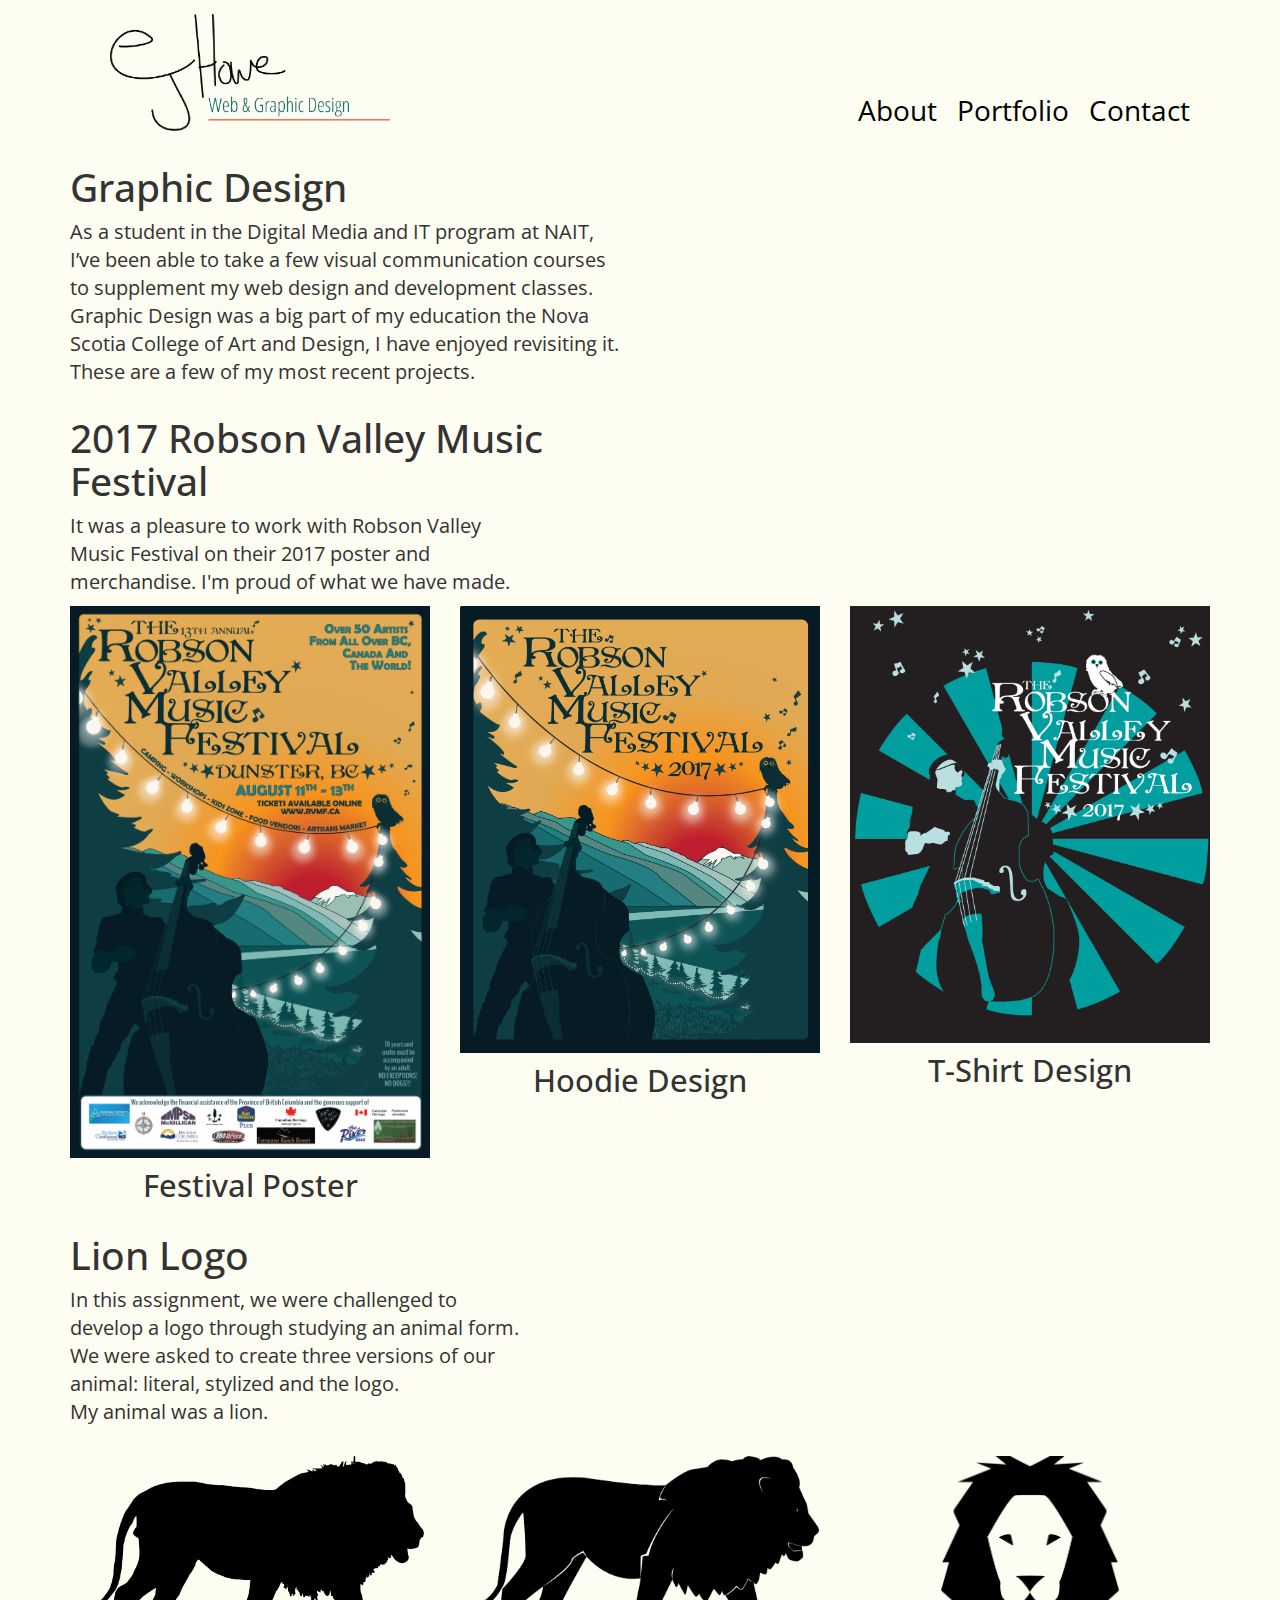
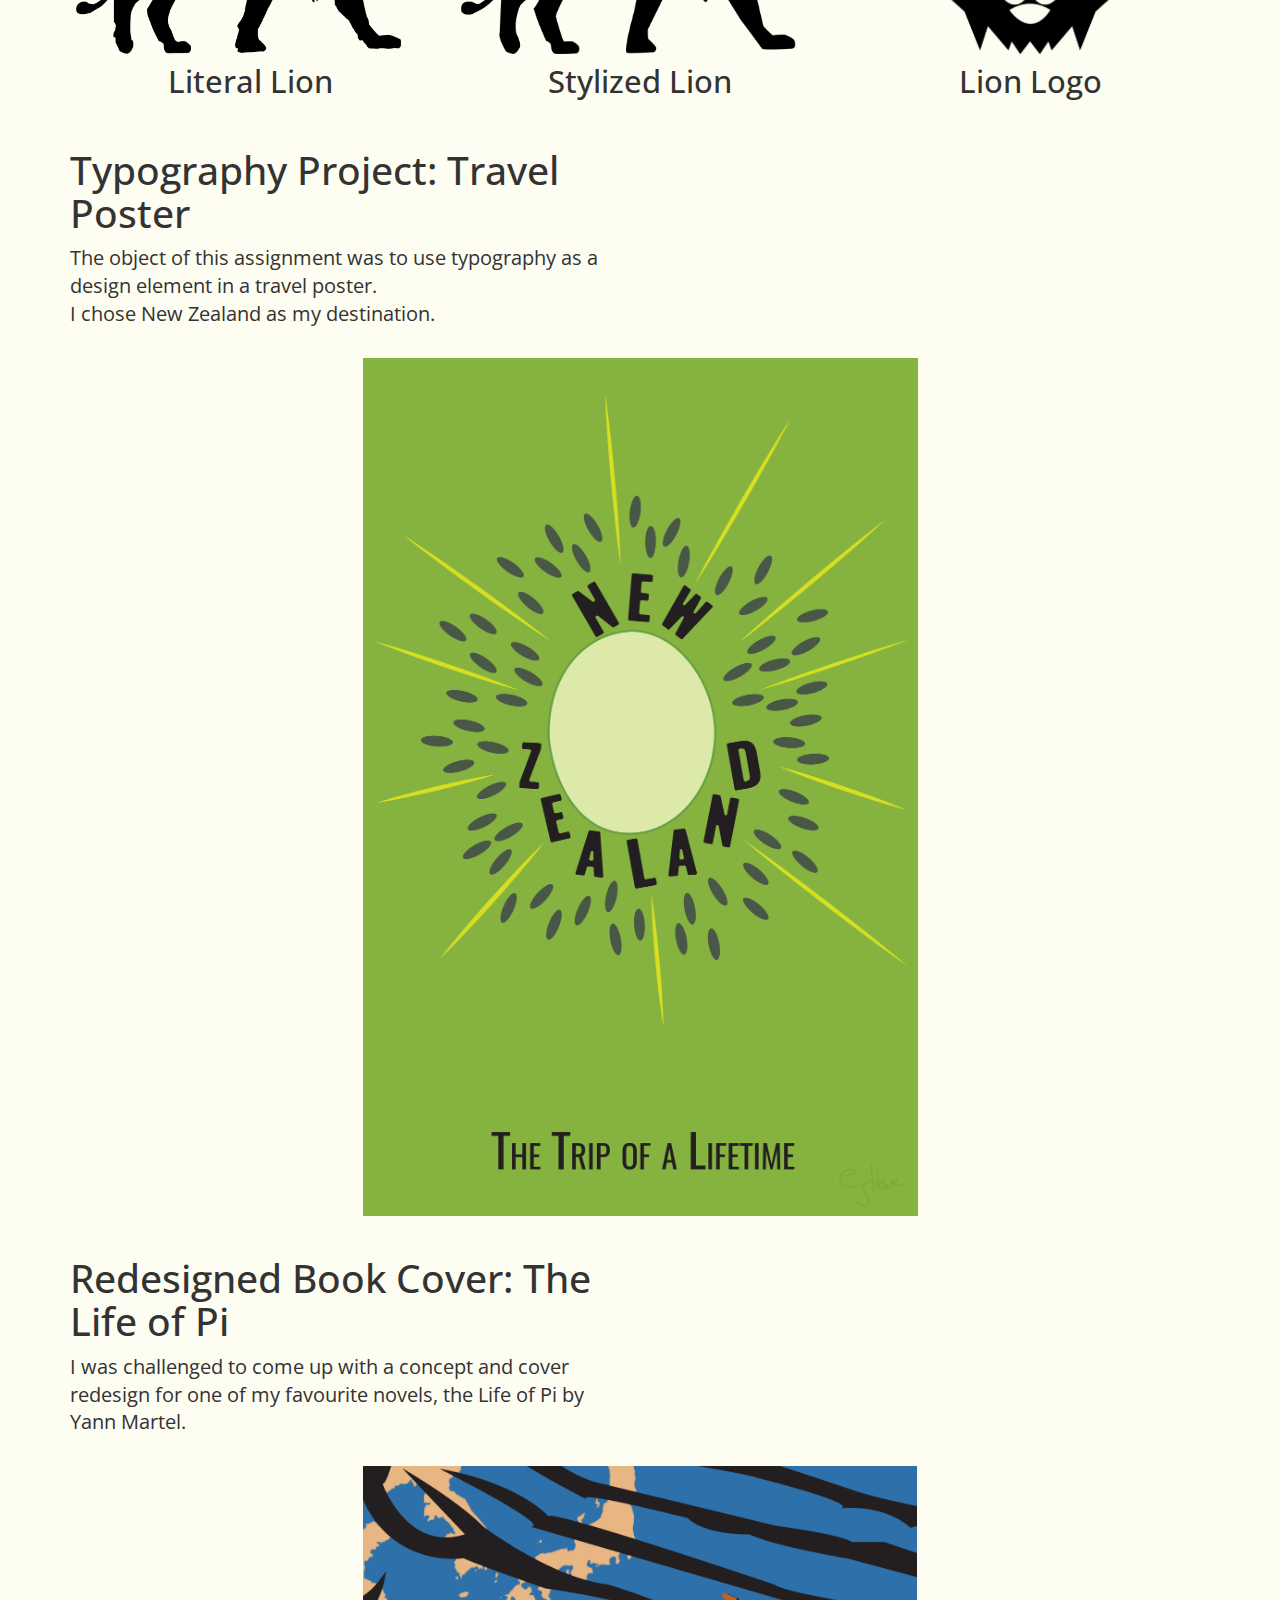
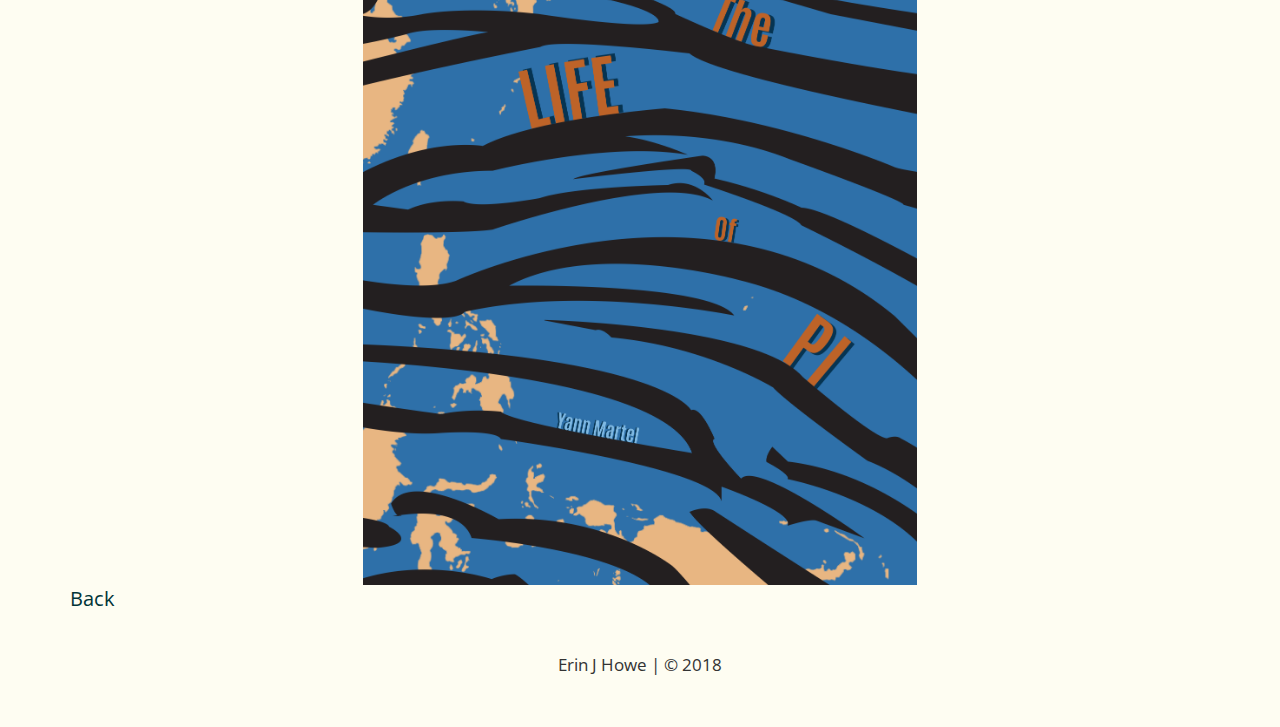
<file: graphic-design/index.html>
<!doctype html>
<html class="no-js" lang="">
    <head>
        <meta charset="utf-8">
        <meta http-equiv="x-ua-compatible" content="ie=edge">
        <title>Graphic Design - Erin J Howe - Web Design Portfolio</title>
        <link rel="icon" href="favicon.png" sizes="16x16" type="image/png">
        <meta name="description" content="Personal portfolio website for Erin J Howe, web designer and developer in Edmonton Alberta">
        <meta name="viewport" content="width=device-width, initial-scale=1">
        <link rel="stylesheet" href="https://maxcdn.bootstrapcdn.com/bootstrap/3.3.7/css/bootstrap.min.css" integrity="sha384-BVYiiSIFeK1dGmJRAkycuHAHRg32OmUcww7on3RYdg4Va+PmSTsz/K68vbdEjh4u" crossorigin="anonymous">
        <link href="https://fonts.googleapis.com/css?family=Open+Sans+Condensed:300|Raleway" rel="stylesheet">

        
        <!-- Place favicon.ico in the root directory -->

        <link rel="stylesheet" href="/css/normalize.css">
        <link rel="stylesheet" href="/css/main.css">
        <script src="/js/vendor/modernizr-2.8.3.min.js"></script>
    </head>
    <body>
        <header>
            <div class="header-background">
                <div class="container">
                    <div class="row">
                       <div class="col-xs-12 col-sm-6 col-md-4 col-lg-4">
                        <h1 class="hidden">Erin J Howe</h1>
                            <figure>
                                <a href="/"><img class="img-responsive center-block" src="/img/ejh2.png" alt="erin j howe web and graphic design"></a>
                            </figure>
                        </div>
                        <div class="col-xs-12 col-sm-6 col-md-8 col-lg-8">
                            <nav>
                                <ul>
                                    <li><a href="/#contact">Contact</a></li>
                                    <li><a href="/#portfolio">Portfolio</a></li>
                                    <li><a href="/#about">About</a></li>    
                                </ul>
                            </nav>
                        </div>
                    </div>
                 </div>
             </div>
        </header>
        <section> 
            <div class="tom-background">
                <div class="container">
                    <div class="row">
                        <div class="col-xs-12 col-sm-12 col-md-6 col-lg-6">
                        <h2>Graphic Design</h2>
                            <p>As a student in the Digital Media and IT program at NAIT, I’ve been able to take a few visual communication courses to supplement my web design and development classes. Graphic Design was a big part of my education the Nova Scotia College of Art and Design, I have enjoyed revisiting it. These are a few of my most recent projects.</p>
                        </div>
                        <div class="col-sm-3 col-md-3 col-lg-3"></div>
                    </div>
                    <div class="row">
                        <div class="col-md-6">
                            <h2>2017 Robson Valley Music Festival</h2>
                        </div>
                        <div class="col-md-6"></div>
                    </div> 
                    <div class="row">
                        <div class="col-xs-12 col-sm-12 col-md-5 ">
                            <p>It was a pleasure to work with Robson Valley Music Festival on their 2017 poster and merchandise. I'm proud of what we have made.</p>
                        </div>
                    </div>
                    <div class="row">
                        <div class="col-xs-12 col-sm-4">
                            <img class="img-responsive center-block" src="/img/RVMF-2017-Poster.png" alt="2017 Robson Valley Music Festival Poster" title="2017 Robson Valley Music Festival Poster">
                            <h4 class="text-center">Festival Poster</h4>
                        </div>
                        <div class="col-xs-12 col-sm-4">
                            <img class="img-responsive center-block" src="/img/rvmf-2017-hoodie.png" alt="2017 Robson Valley Music Festival Hoodie Design" title="2017 Robson Valley Music Festival Hoodie Design">
                            <h4 class="text-center">Hoodie Design</h4>
                        </div>
                        <div class="col-xs-12 col-sm-4">
                            <img class="img-responsive center-block" src="/img/rvmf-tshirt.png" alt="2017 Robson Valley Music Festival T-Shirt Design" title="2017 Robson Valley Music Festival T-Shirt Design">
                            <h4 class="text-center">T-Shirt Design</h4>
                        </div>
                    </div>
                    <div class="row">
                        <div class="col-md-6">
                            <h2>Lion Logo</h2>
                        </div>
                        <div class="col-md-6"></div>
                    </div> 
                    <div class="row">
                        <div class="col-xs-12 col-sm-12 col-md-5 ">
                            <p>In this assignment, we were challenged to develop a logo through studying an animal form. We were asked to create three versions of our animal: literal, stylized and the logo. <br>My animal was a lion.  </p>
                        </div>
                    </div>
                    <div class="row">
                        <div class="col-xs-12 col-sm-4">
                            <img class="img-responsive center-block lion-logo" src="/img/lion.png" alt="Literal Lion Design" title="Literal Lion Design">
                            <h4 class="text-center">Literal Lion</h4>
                        </div>
                        <div class="col-xs-12 col-sm-4">
                            <img class="img-responsive center-block lion-logo" src="/img/stylized-lion.png" alt="Stylized Lion Design" title="Stylized Lion Design">
                            <h4 class="text-center">Stylized Lion</h4>
                        </div>
                        <div class="col-xs-12 col-sm-4">
                            <img class="img-responsive center-block lion-logo" src="/img/lion-logo.png" alt=" Lion Logo Design" title="Lion Logo Design">
                            <h4 class="text-center">Lion Logo</h4>
                        </div>
                    </div>
                    <div class="row">
                        <div class="col-md-6 typography">
                            <h2>Typography Project: Travel Poster</h2>
                            <p>The object of this assignment was to use typography as a design element in a travel poster.<br>I chose New Zealand as my destination. </p>
                        </div>
                        <div class="col-md-6"></div>
                    </div>
                    <div class="row">
                        <div class="col-xs-12 col-sm-3"></div>
                        <div class="col-xs-12 col-sm-6 typography">
                            <img class="img-responsive center-block" src="/img/kiwi.png" alt="New Zealand Travel Poster" title="Graphic Design Typography Project">
                        </div>
                        <div class="col-xs-12 col-sm-3"></div>
                    </div>
                    <div class="row">
                        <div class="col-md-6 typography">
                            <h2>Redesigned Book Cover: The Life of Pi</h2>
                            <p>I was challenged to come up with a concept and cover redesign for one of my favourite novels, the Life of Pi by Yann Martel.</p>
                        </div>
                        <div class="col-md-6"></div>
                    </div>
                    <div class="row">
                        <div class="col-xs-12 col-sm-3"></div>
                        <div class="col-xs-12 col-sm-6 typography">
                            <img class="img-responsive center-block" src="/img/pi.png" alt="Life of Pi Book Cover Redesign" title="Graphic Design Book Cover Project">
                        </div>
                        <div class="col-xs-12 col-sm-3"></div>
                    </div>


                    <div class="row">
                        <div class="col-xs-12 col-sm-3 col-md-2 col-lg-2">
                            <a href="/#portfolio">Back</a>
                        </div>
                        <div class="col-sm-7 col-md-8 col-lg-8"></div>
                    </div>
                </div>    
            </div>
        </section>
        <footer>
        <div class="footer-background">
            <div class="container">
                <div class="row">
                        <div class="col-sm-2 col-md-4 col-lg-4"></div>
                        <div class="col-xs-12 col-sm-8 col-md-4 col-lg-4 footer-content">
                            <p>Erin J Howe | &copy; 2018 </p>
                        </div>
                        <div class="col-sm-2 col-md-4 col-lg-4"></div>
                </div>
            </div>
        </div>
        </footer>

    </body>
</file>
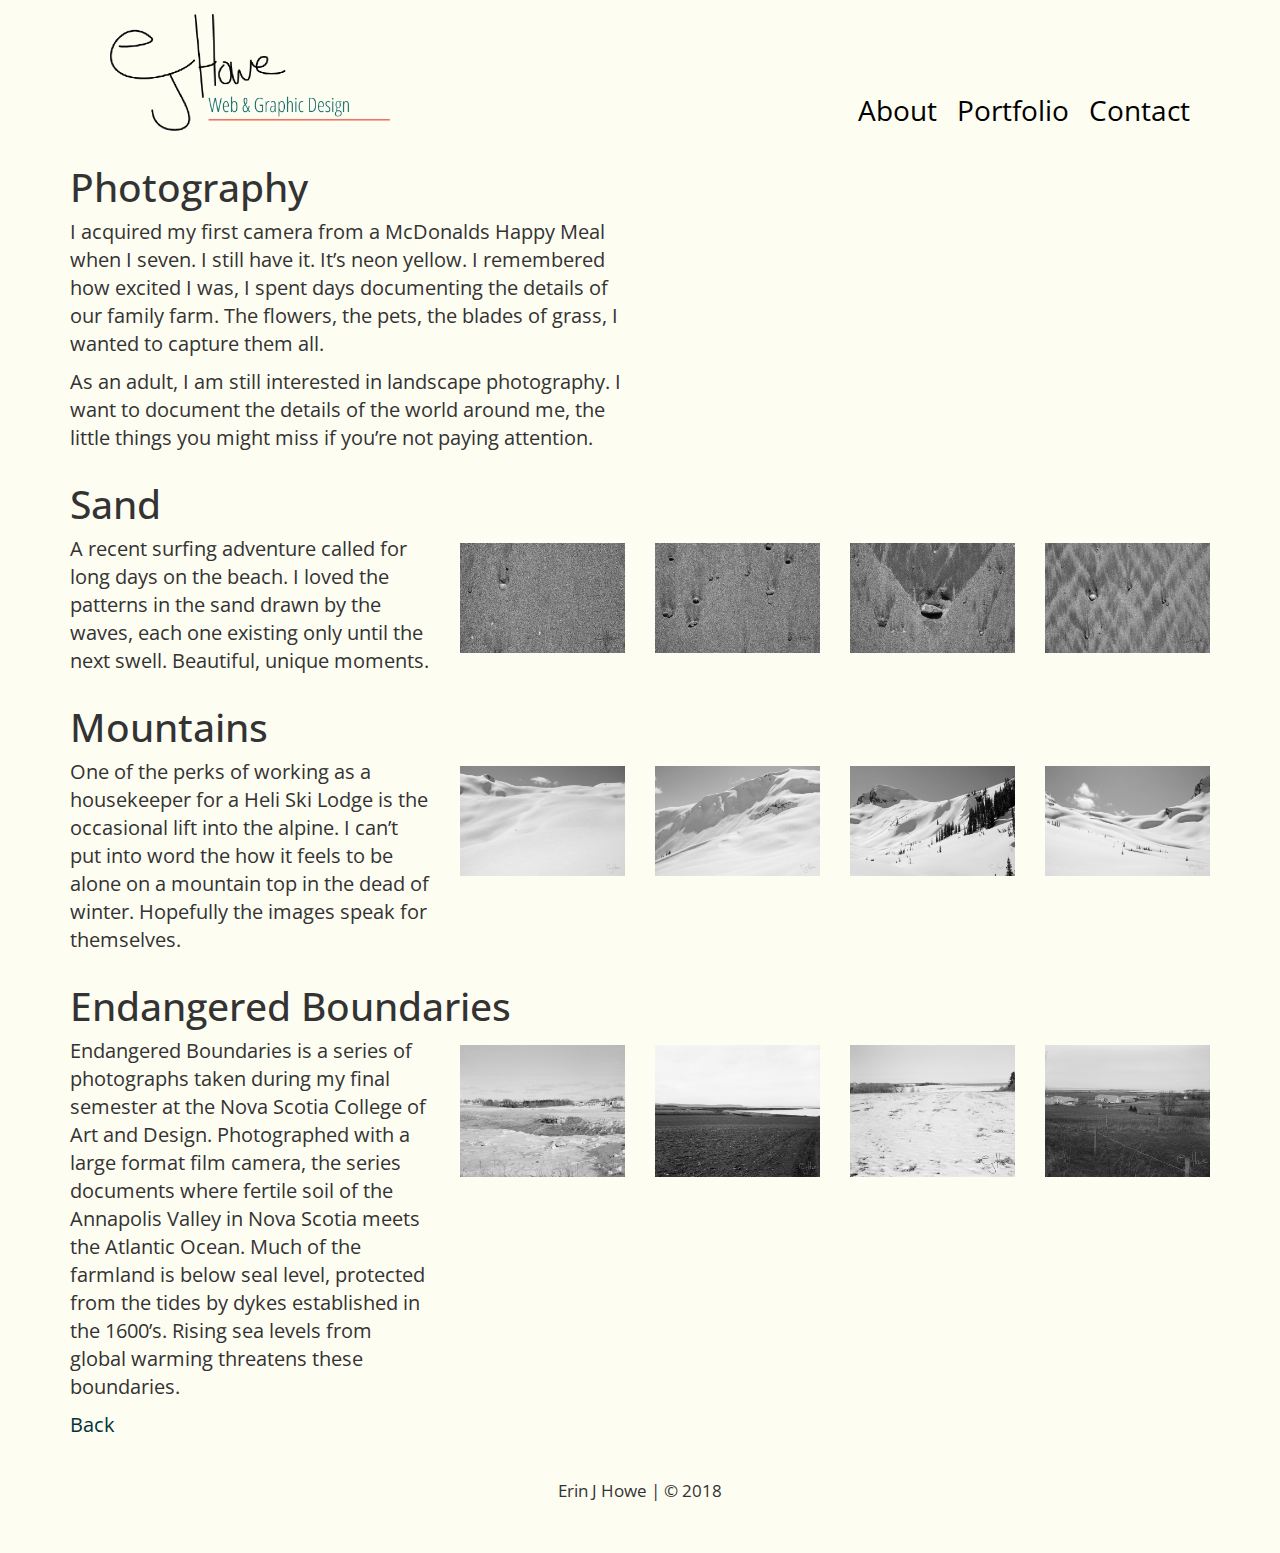
<file: photography/index.html>
<!doctype html>
<html class="no-js" lang="">
    <head>
        <meta charset="utf-8">
        <meta http-equiv="x-ua-compatible" content="ie=edge">
        <title>Photography - Erin J Howe - Web Design Portfolio</title>
        <link rel="icon" href="favicon.png" sizes="16x16" type="image/png">
        <meta name="description" content="Personal portfolio website for Erin J Howe, web designer and developer in Edmonton Alberta">
        <meta name="viewport" content="width=device-width, initial-scale=1">
        <link rel="stylesheet" href="https://maxcdn.bootstrapcdn.com/bootstrap/3.3.7/css/bootstrap.min.css" integrity="sha384-BVYiiSIFeK1dGmJRAkycuHAHRg32OmUcww7on3RYdg4Va+PmSTsz/K68vbdEjh4u" crossorigin="anonymous">
        <link href="https://fonts.googleapis.com/css?family=Open+Sans+Condensed:300|Raleway" rel="stylesheet">
        <!-- <script src="//code.jquery.com/jquery-latest.js"></script> -->
        <!-- Place favicon.ico in the root directory -->
        <link rel="stylesheet" href="/css/featherlight.min.css">
        <link rel="stylesheet" href="/css/normalize.css">
        <link rel="stylesheet" href="/css/main.css">
        <!-- <script src="../js/vendor/modernizr-2.8.3.min.js"></script> -->
    </head>
    <body>
        <header>
            <div class="header-background">
                <div class="container">
                    <div class="row">
                       <div class="col-xs-12 col-sm-6 col-md-4 col-lg-4">
                        <h1 class="hidden">Erin J Howe</h1>
                            <figure>
                                <a href="/"><img class="img-responsive center-block" src="/img/ejh2.png" alt="erin j howe web and graphic design"></a>
                            </figure>
                        </div>
                        <div class="col-xs-12 col-sm-6 col-md-8 col-lg-8">
                            <nav>
                                <ul>
                                    <li><a href="/#contact">Contact</a></li>
                                    <li><a href="/#portfolio">Portfolio</a></li>
                                    <li><a href="/#about">About</a></li>    
                                </ul>
                            </nav>
                        </div>
                    </div>
                 </div>
             </div>
        </header>
        <section   data-featherlight-gallery data-featherlight-filter="a"> 
            <div class="photo-background">
                <div class="container">
                    <div class="row">
                       
                        <div class="col-xs-12 col-sm-12 col-md-6 col-lg-6">
                        <h2>Photography</h2>
                            <p>I acquired my first camera from a McDonalds Happy Meal when I seven. I still have it. It’s neon yellow. I remembered how excited I was, I spent days documenting the details of our family farm. The flowers, the pets, the blades of grass, I wanted to capture them all.</p>
                            <p>As an adult, I am still interested in landscape photography. I want to document the details of the world around me, the little things you might miss if you’re not paying attention.  </p>
                        </div>
                        <div class="col-sm-3 col-md-3 col-lg-3"></div>
                    </div>
                    <div class="row">
                        <div class="col-md-6">
                            <h2>Sand</h2>
                        </div>
                        <div class="col-md-6"></div>
                    </div>
                    <div class="row">
                        <div class="col-xs-12 col-sm-12 col-md-4 col-lg-4">
                            <p>A recent surfing adventure called for long days on the beach. I loved the patterns in the sand drawn by the waves, each one existing only until the next swell. Beautiful, unique moments.</p>
                        </div>
                        <div class="col-xs-12 col-sm-3 col-md-2 col-lg-2 photograph">
                            <a href="/img/sand-1.jpg" data-featherlight="image"><img class="img-responsive center-block" src="/img/sand-1.jpg" alt="Erin J Howe Fine Art Photogrphay, Sand Series." title="Sand Series, Image One"></a>  
                        </div>
                        <div class="col-xs-12 col-sm-3 col-md-2 col-lg-2 photograph">
                            <a href="/img/sand-2.jpg" data-featherlight="image"><img class="img-responsive center-block" src="/img/sand-2.jpg" alt="Erin J Howe Fine Art Photogrphay, Sand Series." title="Sand Series, Image Two"></a>  
                        </div>
                        <div class="col-xs-12 col-sm-3 col-md-2 col-lg-2 photograph">
                            <a href="/img/sand-3.jpg" data-featherlight="image"><img class="img-responsive center-block" src="/img/sand-3.jpg" alt="Erin J Howe Fine Art Photogrphay, Sand Series." title="Sand Series, Image Three"></a>  
                        </div>
                        <div class="col-xs-12 col-sm-3 col-md-2 col-lg-2 photograph">
                            <a href="/img/sand-4.jpg" data-featherlight="image"><img class="img-responsive center-block" src="/img/sand-4.jpg" alt="Erin J Howe Fine Art Photogrphay, Sand Series." title="Sand Series, Image Four"></a>  
                        </div>
                    </div>
                    <div class="row">
                        <div class="col-md-6">
                            <h2>Mountains</h2>
                        </div>
                        <div class="col-md-6"></div>
                    </div>
                    <div class="row">
                        <div class="col-xs-12 col-sm-12 col-md-4 col-lg-4">
                            <p>One of the perks of working as a housekeeper for a Heli Ski Lodge is the occasional lift into the alpine. I can’t put into word the how it feels to be alone on a mountain top in the dead of winter. Hopefully the images speak for themselves.</p>
                        </div>
                        <div class="col-xs-12 col-sm-3 col-md-2 col-lg-2 photograph">
                            <a href="../img/mountain-1.jpg" data-featherlight="image"><img class="img-responsive center-block" src="../img/mountain-1.jpg" alt="Erin J Howe Fine Art Photogrphay, Mountain series." title="Mountain Series, Image One"></a>  
                        </div>
                        <div class="col-xs-12 col-sm-3 col-md-2 col-lg-2 photograph">
                            <a href="../img/mountain-2.jpg" data-featherlight="image"><img class="img-responsive center-block" src="../img/mountain-2.jpg" alt="Erin J Howe Fine Art Photogrphay, Mountain series." title="Mountain Series, Image Two"></a>  
                        </div>
                        <div class="col-xs-12 col-sm-3 col-md-2 col-lg-2 photograph">
                            <a href="../img/mountain-3.jpg" data-featherlight="image"><img class="img-responsive center-block" src="../img/mountain-3.jpg" alt="Erin J Howe Fine Art Photogrphay, Mountain series." title="Mountain Series, Image Three"></a>  
                        </div>
                        <div class="col-xs-12 col-sm-3 col-md-2 col-lg-2 photograph">
                            <a href="../img/mountain-4.jpg" data-featherlight="image"><img class="img-responsive center-block" src="../img/mountain-4.jpg" alt="Erin J Howe Fine Art Photogrphay, Mountain series." title="Mountain Series, Image Four"></a>  
                        </div>
                    </div>
                    <div class="row">
                        <div class="col-md-6">
                            <h2>Endangered Boundaries</h2>
                        </div>
                        <div class="col-md-6"></div>
                    </div> 
                    <div class="row">
                        <div class="col-xs-12 col-sm-12 col-md-4 col-lg-4">
                            <p>Endangered Boundaries is a series of photographs taken during my final semester at the Nova Scotia College of Art and Design. Photographed with a large format film camera, the series documents where fertile soil of the Annapolis Valley in Nova Scotia meets the Atlantic Ocean. Much of the farmland is below seal level, protected from the tides by dykes established in the 1600’s. Rising sea levels from global warming threatens these boundaries. </p>
                        </div>
                        <div class="col-xs-12 col-sm-3 col-md-2 col-lg-2 photograph">
                            <a href="../img/boundaries-1.jpg" data-featherlight="image"><img class="img-responsive center-block" src="../img/boundaries-1.jpg" alt="Erin J Howe Fine Art Photogrphay, Endangered Boundaries Series." title="Endangered Boundaries, Image One"></a>  
                        </div>
                        <div class="col-xs-12 col-sm-3 col-md-2 col-lg-2 photograph">
                            <a href="../img/boundaries-2.jpg" data-featherlight="image"><img class="img-responsive center-block" src="../img/boundaries-2.jpg" alt="Erin J Howe Fine Art Photogrphay, Endangered Boundaries Series." title="Endangered Boundaries, Image Two"></a>   
                        </div>
                        <div class="col-xs-12 col-sm-3 col-md-2 col-lg-2 photograph">
                            <a href="../img/boundaries-3.jpg" data-featherlight="image"><img class="img-responsive center-block" src="../img/boundaries-3.jpg" alt="Erin J Howe Fine Art Photogrphay, Endangered Boundaries Series." title="Endangered Boundaries, Image Three"></a>   
                        </div>
                        <div class="col-xs-12 col-sm-3 col-md-2 col-lg-2 photograph">
                            <a href="../img/boundaries-4.jpg" data-featherlight="image"><img class="img-responsive center-block" src="../img/boundaries-4.jpg" alt="Erin J Howe Fine Art Photogrphay, Endangered Boundaries Series." title="Endangered Boundaries, Image Four"></a>  
                        </div>
                    </div>
                    <div class="row">
                        <div class="col-xs-12 col-sm-3 col-md-2 col-lg-2">
                            <a href="../#portfolio">Back</a>
                        </div>
                        <div class="col-sm-7 col-md-8 col-lg-8"></div>
                    </div>
                </div>    
            </div>
        </section>
        <footer>
        <div class="footer-background">
            <div class="container">
                <div class="row">
                        <div class="col-sm-2 col-md-4 col-lg-4"></div>
                        <div class="col-xs-12 col-sm-8 col-md-4 col-lg-4 footer-content">
                            <p>Erin J Howe | &copy; 2018 </p>
                        </div>
                        <div class="col-sm-2 col-md-4 col-lg-4"></div>
                </div>
            </div>
        </div>
        </footer>
        <script src="https://ajax.googleapis.com/ajax/libs/jquery/2.2.4/jquery.min.js"></script>
        <script src="../js/featherlight.min.js"></script>
    </body>
</file>
<file: css/main.css>
/*! HTML5 Boilerplate v5.3.0 | MIT License | https://html5boilerplate.com/ */

/*
 * What follows is the result of much research on cross-browser styling.
 * Credit left inline and big thanks to Nicolas Gallagher, Jonathan Neal,
 * Kroc Camen, and the H5BP dev community and team.
 */

/* ==========================================================================
   Base styles: opinionated defaults
   ========================================================================== */

html {
    color: #222;
    font-size: 1em;
    line-height: 1.4;
}

/*
 * Remove text-shadow in selection highlight:
 * https://twitter.com/miketaylr/status/12228805301
 *
 * These selection rule sets have to be separate.
 * Customize the background color to match your design.
 */

::-moz-selection {
    background: #b3d4fc;
    text-shadow: none;
}

::selection {
    background: #b3d4fc;
    text-shadow: none;
}

/*
 * A better looking default horizontal rule
 */

hr {
    display: block;
    height: 1px;
    border: 0;
    border-top: 1px solid #ccc;
    margin: 1em 0;
    padding: 0;
}

/*
 * Remove the gap between audio, canvas, iframes,
 * images, videos and the bottom of their containers:
 * https://github.com/h5bp/html5-boilerplate/issues/440
 */

audio,
canvas,
iframe,
img,
svg,
video {
    vertical-align: middle;
}

/*
 * Remove default fieldset styles.
 */

fieldset {
    border: 0;
    margin: 0;
    padding: 0;
}

/*
 * Allow only vertical resizing of textareas.
 */

textarea {
    resize: vertical;
}

/* ==========================================================================
   Browser Upgrade Prompt
   ========================================================================== */

.browserupgrade {
    margin: 0.2em 0;
    background: #ccc;
    color: #000;
    padding: 0.2em 0;
}

/* ==========================================================================
   Author's custom styles
   ========================================================================== */
/*
font-family: 'Raleway', sans-serif;
font-family: 'Open Sans Condensed', sans-serif;
offwhite: #FFFCE0*/

/********* Utiltity *******************/
.center-block {
  display: block;
  margin-left: auto;
  margin-right: auto;
}

.img-responsive{
    max-width: 100%;
    height: auto;
    display: block;
}

#particles-js{
    z-index: -1;
    width: 100vw;
    height: 100vh;
    position: fixed;
    background-color: #003438;
    top: 0;
}

body{
    font-family: 'Open Sans Condensed', sans-serif;
}

a{
    text-decoration:none;
    color:#003438;
}

a:hover{
    text-decoration: none;
    color:#FF3842;
    
}

a:visited{
    text-decoration: none;
}


/******* Hover Effect ******************************************/

.portfolio {
  overflow:hidden;
  text-align:center;
  width:100%;
}
.portfolio img {
  -webkit-transition: -webkit-transform .7s;
  transition: transform .7s;
}

.portfolio:hover img {
  -webkit-transition: -webkit-transform .7s;
  transition: transform .7s;
}

/*overlay over image*/
.overlay, .overlay-tom {
  background: rgba(17,17,17,.6);
  color: #fff;
  border-radius: 2px;
  display: flex;
  justify-content: center;
  align-items: center;
  position: absolute;
  height: 20%;
  width: 60%;
  top:30%;
  bottom:50%;
  left:20%;
  right:20%;
  opacity: 0;
  -webkit-transition: opacity .3s;
  transition: opacity .3s;
  text-decoration: none;
  z-index: 1;
}

.portfolio:hover .overlay, .portfolio:hover .overlay-tom {
  opacity: 1;
  -webkit-transition: opacity .3s;
  transition: opacity .3s;
}

img.featherlight-image{
    width:100% !important;
}

/******* Typography ********************************************/
h1{
    font-size: 3em;
    margin-bottom:-10px;
    margin-left: -5px;
}

.underline{
    margin-top: 15px;
    height: 2px;
    background-color:#FF3842;
    width: 250px; 
}

.portfolio-heading h2{
    font-size: 3em;
    color:#FFFCE0;
    margin-top: 5px;
}

h2{
    font-size: 2em;
    color: #333;
    margin-left: 0;
}

span{
    color:red; 
}

h3{
    font-size: 1.8em;
}

h4{
    font-size: 1.6em;
}

/******** Nav *************************************************/
nav li{
    float: right;
    list-style-type: none;
    padding:0 20px 15px 0;
}

nav li a{
    font-size: 2em;
    color:#000;
    
}

nav li a:hover{
    text-decoration: none;
    color:#FF3842;
}

.header{
    width: 100%;
    background-color: #fefdf2;
}
.header-background{
    width: 100%;
    background-color: #fefdf2;
}

.logo{
    max-height:105px;
    margin-top: 20px;
}
/************* About ********************************/

.erin{
    background-color: #ccc;
    background-image:url(../img/erinjhowe.jpg);
    background-repeat: no-repeat;
    background-size: cover;
    background-position: center -50px;
    width:285px;
    height: 285px;
    border-radius: 50%;
    margin: 0 auto;

}

.about-background{
    background-color: #fefdf2;
    padding: 40px 0;
    font-size: 1.4em;
    margin: 100px 0 70px 0;
}

.cv{
    display:inline-block;
    padding: 5px 30px;
    background-color: #003438;
    color:rgb(255,252,224);
    border-radius: 3px; 
}


a.cv:visited{
    color:#FFFCE0;
    text-decoration: none; 
}
a.cv:hover{
    background-color:#005959;
    text-decoration: none;
    color:#fffce0;
 
}


/************ Portfolio ************************/

.portfolio-background{
    width: 100%;
    padding: 20px 0;
    background-color:#fefdf2;
    color:#fefdf2;
    font-size: 1.4em;

}

.portfolio-piece{
    color:#333;
    background-color: #fefdf2;

}

.portfolio-piece p{
    margin-top: 15px;
}

/********** Contact *************************/

.contact{

    padding: 20px 0 35px 0;
    text-align: center;
    font-size: 1.4em;

}

.contact-background{
    margin:100px 0;
    background-color: #fefdf2;
}

/********* Footer ****************************/

.footer{    
    width: 100%;
    background-color: #fefdf2;
    text-align: center;
    padding: 40px;
    font-size: 1.2em; 
}
.footer-background{    
    width: 100%;
    background-color:  #fefdf2;
    text-align: center;
    padding: 40px;
    font-size: 1.2em; 
}

/******** Tom **********/

.tom-background, .photo-background{
    width: 100%;
    background-color:#fefdf2;
    font-size: 1.4em;/*#FFFCE0*/

}

.content{
    margin-top: 60px;
}

.wireframe{
    margin-top: 20px;
}

/********** Tom Details ********************/


.design-nav li{
    float:left;
    list-style-type: none;
    padding:0 20px 0 0;
    
}

.design-nav li:nth-of-type(1){
    margin-left:-40px;
}

.design-nav a{
    color:#333;
}

.design-nav li a:hover{
    text-decoration: none;
    color:#FF3842;
}
/********** Photography *********************/
/*.photo-background{ //Tom-Background*/
.photograph{
    margin-bottom: 15px;
   }

/********** Graphic Design *******************/
.lion-logo{
    height: 125px;
    margin-top: 20px;
}

.typography{
    margin-top: 20px;
}
/********** Queries *************************/

@media (min-width: 768px){
    nav{
        padding-top:83px;
    }

    .design-nav h3{
        float:left;
        margin-right: 20px;
    }

    .design-nav li:nth-of-type(1){
        margin-left:0px;
    }

    .design-nav li{
        padding:32px 20px 15px 0;
    }

    #mobile{
        width: 30%;
        float: left;
        margin: .8%;
    }

    #tablet{
        width:66.8%;
        float:left;
        margin: .8%;
    }


    .overlay{
        top: 25%;
        height:20%;
        bottom:55%;
    }

}

@media (min-width: 992px){
    nav{
        padding-top:65px;
    }

    .erin{
        margin-top:45px;
    }

    #portfolio h2{
        margin-left:15px;
    }

    .margin{
        margin-left: 15px;
    }

    .overlay{
        height: 283px;
        width: 283px;
        left: 15px;
        top: 68px;
    }


    .portfolio-piece{
        height: 520px;
    }

    .portfolio-piece:nth-of-type(1){
    margin-right:-15px;

    }

    .portfolio-piece:nth-of-type(3){
    margin-left:-15px;

    }
    .portfolio-heading h2{
        margin-left: 28px;
    }

   .photograph{
        padding-top: 10px;
   }

    .lion-logo{
        height: 161px;
    }

    .wireframe{
        margin-top: 58px;
    }
}

@media (min-width: 1200px){
    nav{
        padding-top:90px;
    }

    .overlay{
        height: 350px;
        width: 350px;
        left: 15px;
        top: 68px;
    }

    .portfolio-piece{
        height: 580px;
    }

    .contact{
        margin-left: 30px;
    }

    .about-background, .contact-background{
        width:97%;
        margin-right: 3%;

    }

    .portfolio-background{
        width:97%;
        margin-left: 3%;

    }

    .portfolio-heading h2{
        margin-left: 48px;
    }

    .photograph{
        padding-top: 8px;
   }

    .lion-logo{
        height: 198px;
    }
}

@media (min-width: 1500px){
 
    .about-background, .contact-background{
        width:90%;
        margin-right: 10%;
        padding-left:10%;

    }

    .portfolio-background{
        width:90%;
        margin-left: 10%;
        padding-right:10%;
    }

    .portfolio-heading h2{
        margin-left: 30px;
    }

    .contact{
        margin-left: 15px;
    }
}

@media (min-width: 1700px){
 
    .about-background, .contact-background{
        width:85%;
        margin-right: 15%;
        padding-left:18%;

    }

    .portfolio-background{
        width:80%;
        margin-left: 20%;
        padding-right:15%;
    }

    .portfolio-heading h2{
        margin-left:72px;
    }

    .contact{
        margin-left: -15px;
    }
}

/* ==========================================================================
   Helper classes
   ========================================================================== */

/*
 * Hide visually and from screen readers
 */

.hidden {
    display: none !important;
}

/*
 * Hide only visually, but have it available for screen readers:
 * http://snook.ca/archives/html_and_css/hiding-content-for-accessibility
 */

.visuallyhidden {
    border: 0;
    clip: rect(0 0 0 0);
    height: 1px;
    margin: -1px;
    overflow: hidden;
    padding: 0;
    position: absolute;
    width: 1px;
}

/*
 * Extends the .visuallyhidden class to allow the element
 * to be focusable when navigated to via the keyboard:
 * https://www.drupal.org/node/897638
 */

.visuallyhidden.focusable:active,
.visuallyhidden.focusable:focus {
    clip: auto;
    height: auto;
    margin: 0;
    overflow: visible;
    position: static;
    width: auto;
}

/*
 * Hide visually and from screen readers, but maintain layout
 */

.invisible {
    visibility: hidden;
}

/*
 * Clearfix: contain floats
 *
 * For modern browsers
 * 1. The space content is one way to avoid an Opera bug when the
 *    `contenteditable` attribute is included anywhere else in the document.
 *    Otherwise it causes space to appear at the top and bottom of elements
 *    that receive the `clearfix` class.
 * 2. The use of `table` rather than `block` is only necessary if using
 *    `:before` to contain the top-margins of child elements.
 */

.clearfix:before,
.clearfix:after {
    content: " "; /* 1 */
    display: table; /* 2 */
}

.clearfix:after {
    clear: both;
}

/* ==========================================================================
   EXAMPLE Media Queries for Responsive Design.
   These examples override the primary ('mobile first') styles.
   Modify as content requires.
   ========================================================================== */

@media only screen and (min-width: 35em) {
    /* Style adjustments for viewports that meet the condition */
}

@media print,
       (-webkit-min-device-pixel-ratio: 1.25),
       (min-resolution: 1.25dppx),
       (min-resolution: 120dpi) {
    /* Style adjustments for high resolution devices */
}

/* ==========================================================================
   Print styles.
   Inlined to avoid the additional HTTP request:
   http://www.phpied.com/delay-loading-your-print-css/
   ========================================================================== */

@media print {
    *,
    *:before,
    *:after,
    *:first-letter,
    *:first-line {
        background: transparent !important;
        color: #000 !important; /* Black prints faster:
                                   http://www.sanbeiji.com/archives/953 */
        box-shadow: none !important;
        text-shadow: none !important;
    }

    a,
    a:visited {
        text-decoration: underline;
    }

    a[href]:after {
        content: " (" attr(href) ")";
    }

    abbr[title]:after {
        content: " (" attr(title) ")";
    }

    /*
     * Don't show links that are fragment identifiers,
     * or use the `javascript:` pseudo protocol
     */

    a[href^="#"]:after,
    a[href^="javascript:"]:after {
        content: "";
    }

    pre,
    blockquote {
        border: 1px solid #999;
        page-break-inside: avoid;
    }

    /*
     * Printing Tables:
     * http://css-discuss.incutio.com/wiki/Printing_Tables
     */

    thead {
        display: table-header-group;
    }

    tr,
    img {
        page-break-inside: avoid;
    }

    img {
        max-width: 100% !important;
    }

    p,
    h2,
    h3 {
        orphans: 3;
        widows: 3;
    }

    h2,
    h3 {
        page-break-after: avoid;
    }
}
</file>
<file: css/featherlight.min.css>
/**
 * Featherlight - ultra slim jQuery lightbox
 * Version 1.7.1 - http://noelboss.github.io/featherlight/
 *
 * Copyright 2017, Noël Raoul Bossart (http://www.noelboss.com)
 * MIT Licensed.
**/
@media all{.featherlight{display:none;position:fixed;top:0;right:0;bottom:0;left:0;z-index:2147483647;text-align:center;white-space:nowrap;cursor:pointer;background:#333;background:rgba(0,0,0,0)}.featherlight:last-of-type{background:rgba(0,0,0,.8)}.featherlight:before{content:'';display:inline-block;height:100%;vertical-align:middle}.featherlight .featherlight-content{position:relative;text-align:left;vertical-align:middle;display:inline-block;overflow:auto;padding:25px 25px 0;border-bottom:25px solid transparent;margin-left:5%;margin-right:5%;max-height:95%;background:#fff;cursor:auto;white-space:normal}.featherlight .featherlight-inner{display:block}.featherlight .featherlight-close-icon{position:absolute;z-index:9999;top:0;right:0;line-height:25px;width:25px;cursor:pointer;text-align:center;font-family:Arial,sans-serif;background:#fff;background:rgba(255,255,255,.3);color:#000;border:0;padding:0}.featherlight .featherlight-close-icon::-moz-focus-inner{border:0;padding:0}.featherlight .featherlight-image{width:100%}.featherlight-iframe .featherlight-content{border-bottom:0;padding:0;-webkit-overflow-scrolling:touch;overflow-y:scroll}.featherlight iframe{border:0}.featherlight *{-webkit-box-sizing:border-box;-moz-box-sizing:border-box;box-sizing:border-box}}@media only screen and (max-width:1024px){.featherlight .featherlight-content{margin-left:0;margin-right:0;max-height:98%;padding:10px 10px 0;border-bottom:10px solid transparent}}
</file>
